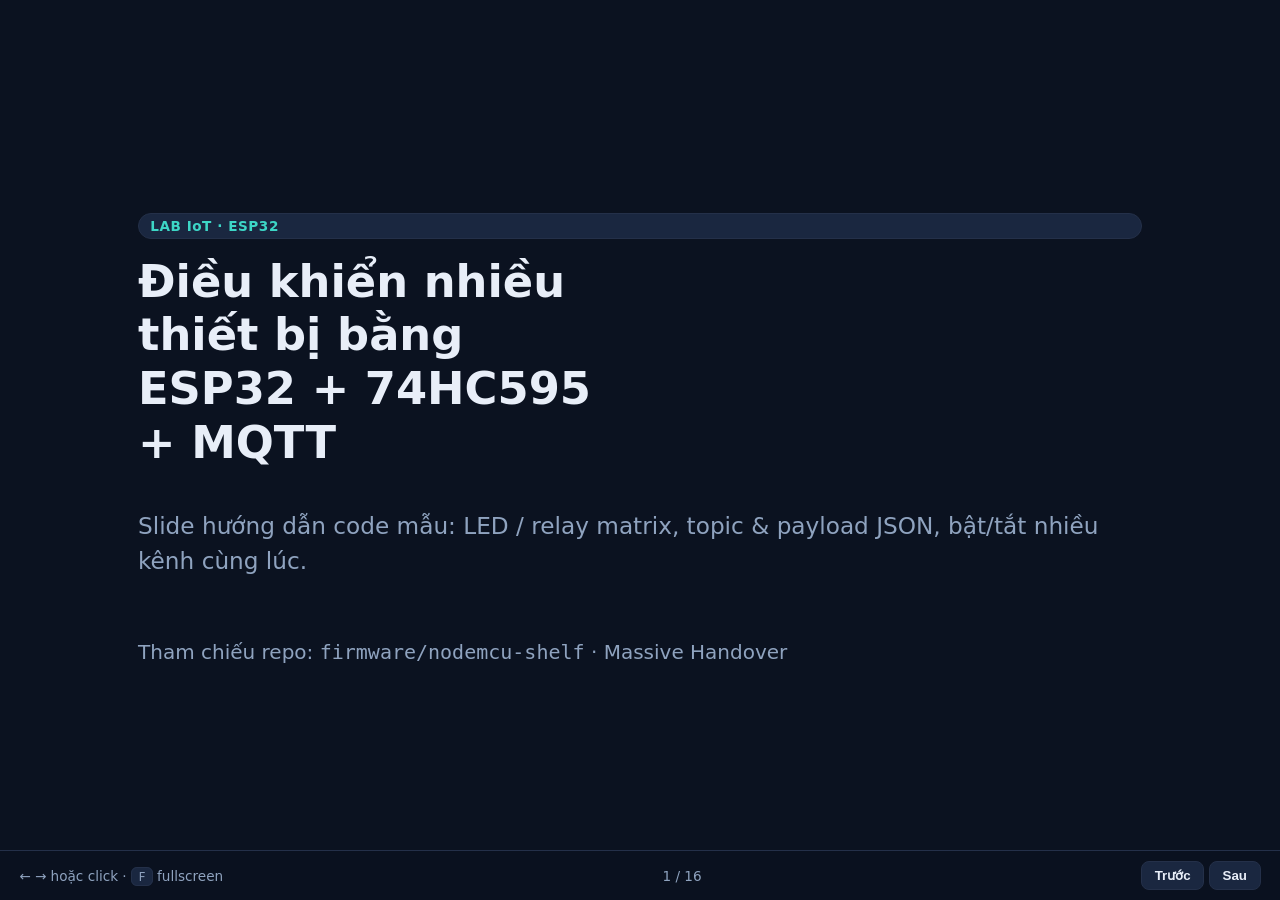
<file: esp32-74hc595-mqtt.html>
<!DOCTYPE html>
<html lang="vi">
<head>
  <meta charset="UTF-8" />
  <meta name="viewport" content="width=device-width, initial-scale=1" />
  <title>ESP32 + 74HC595 + MQTT — Hướng dẫn sinh viên</title>
  <style>
    :root {
      --bg: #0b1220;
      --card: #121a2b;
      --fg: #e8eef8;
      --muted: #8fa3bf;
      --accent: #3dd6c6;
      --accent2: #5b8cff;
      --warn: #ffb454;
      --code: #0a101c;
      --border: #243049;
    }
    * { box-sizing: border-box; }
    html, body {
      margin: 0; height: 100%;
      background: var(--bg); color: var(--fg);
      font-family: "Be Vietnam Pro", "Segoe UI", system-ui, sans-serif;
    }
    .deck { height: 100%; overflow: hidden; position: relative; }
    .slide {
      display: none; height: 100%; padding: clamp(1.5rem, 4vw, 3rem);
      flex-direction: column; justify-content: center; gap: 1rem;
      max-width: 1100px; margin: 0 auto;
    }
    .slide.active { display: flex; animation: in .25s ease; }
    @keyframes in { from { opacity: 0; transform: translateY(8px); } to { opacity: 1; transform: none; } }
    h1 { font-size: clamp(1.8rem, 4.5vw, 2.8rem); margin: 0; line-height: 1.2; }
    h2 { font-size: clamp(1.4rem, 3.2vw, 2rem); margin: 0; color: var(--accent); }
    h3 { margin: 0 0 .4rem; color: var(--accent2); font-size: 1.15rem; }
    p, li { font-size: clamp(1rem, 2vw, 1.25rem); line-height: 1.5; color: var(--fg); }
    .muted { color: var(--muted); }
    .tag {
      display: inline-block; padding: .25rem .7rem; border-radius: 999px;
      background: #1a2740; border: 1px solid var(--border); color: var(--accent);
      font-size: .85rem; font-weight: 700; letter-spacing: .04em;
    }
    .grid { display: grid; gap: 1rem; grid-template-columns: repeat(auto-fit, minmax(240px, 1fr)); }
    .card {
      background: var(--card); border: 1px solid var(--border);
      border-radius: 14px; padding: 1rem 1.15rem;
    }
    pre, code {
      font-family: ui-monospace, SFMono-Regular, Menlo, Consolas, monospace;
    }
    pre {
      background: var(--code); border: 1px solid var(--border);
      border-radius: 12px; padding: 1rem 1.1rem; overflow: auto;
      font-size: clamp(.78rem, 1.5vw, .95rem); line-height: 1.45;
      margin: 0;
    }
    .row { display: flex; gap: 1rem; flex-wrap: wrap; align-items: stretch; }
    .row > * { flex: 1 1 280px; }
    .footer {
      position: fixed; left: 0; right: 0; bottom: 0;
      display: flex; justify-content: space-between; align-items: center;
      padding: .6rem 1.2rem; background: rgba(11,18,32,.85);
      border-top: 1px solid var(--border); font-size: .85rem; color: var(--muted);
      backdrop-filter: blur(8px);
    }
    .footer button {
      background: #1a2740; color: var(--fg); border: 1px solid var(--border);
      border-radius: 8px; padding: .4rem .8rem; cursor: pointer; font-weight: 600;
    }
    .footer button:hover { border-color: var(--accent); color: var(--accent); }
    .hl { color: var(--accent); font-weight: 700; }
    .warn { color: var(--warn); }
    ul { margin: .3rem 0; padding-left: 1.2rem; }
    .title-slide { text-align: left; }
    .title-slide h1 { max-width: 16ch; }
    .big { font-size: clamp(1.1rem, 2.4vw, 1.45rem); }
    kbd {
      background: #1a2740; border: 1px solid var(--border); border-radius: 6px;
      padding: .1rem .4rem; font-size: .85em;
    }
    .wire { font-size: .95rem; }
    table { width: 100%; border-collapse: collapse; font-size: clamp(.9rem, 1.7vw, 1.1rem); }
    th, td { border: 1px solid var(--border); padding: .55rem .7rem; text-align: left; }
    th { background: #152036; color: var(--accent); }
    .diagram {
      font-family: ui-monospace, Menlo, monospace; white-space: pre;
      background: var(--code); border: 1px solid var(--border); border-radius: 12px;
      padding: 1rem; font-size: clamp(.65rem, 1.35vw, .88rem); line-height: 1.35; overflow: auto;
    }
    .pin-grid {
      display: grid; grid-template-columns: 1fr 1fr; gap: .55rem 1rem;
      font-size: clamp(.82rem, 1.55vw, 1rem);
    }
    .pin-grid .p {
      display: grid; grid-template-columns: 5.5rem 1fr; gap: .35rem;
      background: var(--card); border: 1px solid var(--border); border-radius: 10px;
      padding: .45rem .6rem; align-items: start;
    }
    .pin-grid .p b { color: var(--accent); font-family: ui-monospace, Menlo, monospace; font-size: .9em; }
    .pin-grid .p span { color: var(--muted); line-height: 1.35; }
    .note {
      background: #152036; border-left: 3px solid var(--accent);
      padding: .55rem .85rem; border-radius: 0 10px 10px 0; color: var(--muted);
      font-size: clamp(.85rem, 1.6vw, 1.05rem);
    }
    .slide.dense { justify-content: flex-start; padding-top: clamp(1.2rem, 3vw, 2rem); padding-bottom: 3.5rem; gap: .65rem; overflow: auto; }
    .slide.dense p, .slide.dense li { font-size: clamp(.9rem, 1.7vw, 1.1rem); }
    table.compact th, table.compact td { padding: .35rem .5rem; font-size: clamp(.8rem, 1.5vw, .95rem); }
    .legend span { margin-right: .85rem; white-space: nowrap; }
    .c-data { color: #5dffa8; } .c-clk { color: #ffe066; } .c-latch { color: #ff9f6b; }
    .c-gnd { color: #9aa8bc; } .c-vcc { color: #ff6b6b; } .c-chain { color: #7ab8ff; }
  </style>
</head>
<body>
<div class="deck" id="deck">

  <!-- 1 -->
  <section class="slide active title-slide">
    <span class="tag">LAB IoT · ESP32</span>
    <h1>Điều khiển nhiều thiết bị bằng ESP32 + 74HC595 + MQTT</h1>
    <p class="big muted">Slide hướng dẫn code mẫu: LED / relay matrix, topic &amp; payload JSON, bật/tắt nhiều kênh cùng lúc.</p>
    <p class="muted">Tham chiếu repo: <code>firmware/nodemcu-shelf</code> · Massive Handover</p>
  </section>

  <!-- 2 -->
  <section class="slide">
    <h2>Mục tiêu buổi học</h2>
    <div class="grid">
      <div class="card"><h3>1. Phần cứng</h3><p>Hiểu 74HC595, daisy-chain 2 chip → 16 kênh LED/relay từ <span class="hl">3 chân GPIO</span>.</p></div>
      <div class="card"><h3>2. MQTT</h3><p>Thiết kế <span class="hl">topic</span> và <span class="hl">payload JSON</span> để cloud/app điều khiển device.</p></div>
      <div class="card"><h3>3. Firmware</h3><p>Viết ESP32 subscribe MQTT → parse JSON → ghi shift register.</p></div>
      <div class="card"><h3>4. Thực hành</h3><p>Publish lệnh bật nhiều kênh cùng lúc (mask / danh sách index).</p></div>
    </div>
  </section>

  <!-- 3 -->
  <section class="slide">
    <h2>Kiến trúc IoT đơn giản</h2>
    <div class="diagram">┌─────────────┐     MQTT publish      ┌──────────────┐     Wi‑Fi      ┌─────────────┐
│  App / API  │ ───────────────────▶  │ MQTT Broker  │ ◀────────────▶ │   ESP32     │
│ (Python,    │   topic + JSON        │ emqx /       │   subscribe    │ + 74HC595   │
│  Node, …)   │                       │ mosquitto    │                │ LED / Relay │
└─────────────┘                       └──────────────┘                └─────────────┘</div>
    <ul>
      <li><span class="hl">Broker</span>: trung gian (lab: <code>broker.emqx.io</code> hoặc Mosquitto Docker).</li>
      <li><span class="hl">Topic</span>: “địa chỉ kênh” — ai subscribe topic đó sẽ nhận lệnh.</li>
      <li><span class="hl">Payload</span>: nội dung lệnh (thường JSON).</li>
    </ul>
  </section>

  <!-- 4 -->
  <section class="slide">
    <h2>Vì sao dùng 74HC595?</h2>
    <div class="row">
      <div class="card">
        <h3>Vấn đề</h3>
        <p>ESP32 có nhiều GPIO nhưng điều khiển 8–16 LED/relay trực tiếp tốn chân, dây rối, khó mở rộng.</p>
      </div>
      <div class="card">
        <h3>Giải pháp</h3>
        <p><span class="hl">Shift register</span> 74HC595: nạp tuần tự 8 bit qua 3 dây (Data, Clock, Latch), rồi song song ra Q0–Q7.</p>
      </div>
    </div>
    <ul>
      <li>1 chip = 8 đầu ra · Daisy-chain Q7S → DS chip sau = 16, 24, … kênh.</li>
      <li>LED demo lab · Relay module cho tải thật (đèn, quạt, khóa…) — <span class="warn">cần driver / opto, không nối AC trực tiếp vào 74HC595!</span></li>
    </ul>
  </section>

  <!-- 5 -->
  <section class="slide dense">
    <h2>74HC595 — chân DIP-16 (nhìn từ trên, notch phía trên)</h2>
    <div class="diagram">          ┌───────────⊙───────────┐
     Q1  1│                       │16  VCC     (+3V3 / +5V)
     Q2  2│                       │15  Q0
     Q3  3│       74HC595         │14  DS      (SER / Data)
     Q4  4│     Shift Register    │13  OE      (Output Enable, ACTIVE LOW)
     Q5  5│                       │12  STCP    (RCLK / Latch)
     Q6  6│                       │11  SHCP    (SRCLK / Clock)
     Q7  7│                       │10  SRCLR   (MR / Clear, ACTIVE LOW)
    GND  8│                       │ 9  Q7S     (serial out → chip sau)
          └───────────────────────┘</div>
    <p class="muted">Một số datasheet/board ghi <code>SER=DS</code>, <code>RCLK=STCP</code>, <code>SRCLK=SHCP</code>, <code>MR=/SRCLR</code> — cùng chức năng.</p>
  </section>

  <!-- 6 -->
  <section class="slide dense">
    <h2>Giải thích từng chân 74HC595</h2>
    <div class="pin-grid">
      <div class="p"><b>VCC</b><span>Nguồn logic chip. Lab ESP32: nối <span class="hl">3V3</span>. Module 5V: dùng 5V (mức tín hiệu ESP32 3.3V thường vẫn nhận được).</span></div>
      <div class="p"><b>GND</b><span>Mass chung với ESP32. <span class="warn">Bắt buộc chung GND</span> nếu không tín hiệu “lơ lửng”.</span></div>
      <div class="p"><b>DS</b><span><span class="c-data">Data / SER</span> — từng bit tuần tự từ MCU. Mỗi cạnh lên của SHCP, 1 bit vào thanh ghi dịch.</span></div>
      <div class="p"><b>SHCP</b><span><span class="c-clk">Clock dịch</span> (SRCLK) — xung clock đẩy bit vào shift register.</span></div>
      <div class="p"><b>STCP</b><span><span class="c-latch">Latch</span> (RCLK) — cạnh lên: copy 8 bit từ shift → thanh ghi lưu trữ → ra chân Q0–Q7.</span></div>
      <div class="p"><b>OE</b><span><span class="warn">Output Enable, active LOW</span>. OE=0 → Q0–Q7 hoạt động. OE=1 → ngõ ra Hi-Z (tắt). Lab: nối GND.</span></div>
      <div class="p"><b>SRCLR</b><span><span class="warn">Clear, active LOW</span>. =0 xóa shift register. Lab: nối VCC (không xóa).</span></div>
      <div class="p"><b>Q0–Q7</b><span>8 ngõ ra song song (LED anode / tín hiệu relay). Q0 = bit LSB sau khi latch (tùy thứ tự MSBFIRST).</span></div>
      <div class="p"><b>Q7S</b><span><span class="c-chain">Serial out</span> — bit tràn ra ngoài (sau 8 xung clock). Nối sang <b>DS</b> chip kế để daisy-chain.</span></div>
    </div>
  </section>

  <!-- 7 -->
  <section class="slide dense">
    <h2>Luồng dữ liệu trong 1 chip (logic)</h2>
    <div class="diagram">MCU ──DS──▶ [ Shift register 8-bit ] ──Q7S──▶ (sang chip sau)
                 ▲              │
              SHCP (clock)      │  cạnh lên STCP (latch)
                                ▼
                         [ Storage 8-bit ]
                                │
                    ┌───┬───┬───┼───┬───┬───┬───┐
                   Q0  Q1  Q2  Q3  Q4  Q5  Q6  Q7
                    │   │   │   │   │   │   │   │
                   LED LED …              (hoặc IN relay)</div>
    <ul>
      <li><span class="hl">shiftOut()</span> chỉ đẩy bit vào shift register — LED chưa đổi ngay.</li>
      <li>Khi <span class="hl">STCP HIGH</span> (latch), Q0–Q7 mới cập nhật đồng loạt → tránh nhấp nháy giữa chừng.</li>
      <li><span class="hl">OE=GND</span> luôn bật output; muốn “tắt hết nhanh” có thể kéo OE lên HIGH (không bắt buộc trong lab).</li>
    </ul>
  </section>

  <!-- 8 -->
  <section class="slide dense">
    <h2>Sơ đồ logic ghép chân — ESP32 ↔ 2×74HC595 ↔ LED</h2>
    <p class="legend muted">
      <span class="c-data">■ Data</span>
      <span class="c-clk">■ Clock</span>
      <span class="c-latch">■ Latch</span>
      <span class="c-chain">■ Daisy-chain</span>
      <span class="c-vcc">■ 3V3</span>
      <span class="c-gnd">■ GND</span>
    </p>
    <div class="diagram">                 ESP32 DevKit
            ┌──────────────────┐
            │ GPIO14 (DS)  ────┼──<span class="c-data">──DS──</span>┐
            │ GPIO12 (CLK) ────┼──<span class="c-clk">──SHCP─┼──────────────┐</span>
            │ GPIO13 (LAT) ────┼──<span class="c-latch">──STCP─┼──────────────┼──┐</span>
            │ 3V3          ────┼──<span class="c-vcc">──VCC──┼── + SRCLR────┼──┼──▶ chip2 VCC/SRCLR</span>
            │ GND          ────┼──<span class="c-gnd">──GND──┼── + OE───────┼──┼──▶ chip2 GND/OE</span>
            └──────────────────┘         │              │  │
                                   ┌─────▼─────┐   ┌────▼──▼────┐
                                   │  74HC595  │   │  74HC595   │
                                   │   SR1     │   │   SR2      │
                                   │ Q7S ──<span class="c-chain">DS</span>──┼──▶│            │
                                   │ Q0…Q7     │   │ Q0…Q7      │
                                   └─┬┬┬┬┬┬┬┬──┘   └─┬┬┬┬┬┬┬┬───┘
                                     ││││││││         ││││││││
                                   LED0…LED7       LED8…LED15
                                   (hàng 1)        (hàng 2)
                                     cathode ──── chung GND (qua điện trở ~220Ω khuyến nghị)</div>
  </section>

  <!-- 9 -->
  <section class="slide dense">
    <h2>Bảng nối chân lab (đúng diagram.json / Wokwi)</h2>
    <table class="compact">
      <thead>
        <tr><th>Nguồn</th><th>Đích</th><th>Ghi chú</th></tr>
      </thead>
      <tbody>
        <tr><td>ESP32 GPIO <b>14</b></td><td>SR1 <b>DS</b></td><td class="c-data">Data vào chip đầu</td></tr>
        <tr><td>ESP32 GPIO <b>12</b></td><td>SR1 <b>SHCP</b> + SR2 <b>SHCP</b></td><td class="c-clk">Clock chung 2 chip</td></tr>
        <tr><td>ESP32 GPIO <b>13</b></td><td>SR1 <b>STCP</b> + SR2 <b>STCP</b></td><td class="c-latch">Latch chung 2 chip</td></tr>
        <tr><td>SR1 <b>Q7S</b></td><td>SR2 <b>DS</b></td><td class="c-chain">Daisy-chain (bắt buộc cho 16 LED)</td></tr>
        <tr><td>ESP32 <b>3V3</b></td><td>SR1/SR2 <b>VCC</b>, <b>SRCLR</b></td><td class="c-vcc">Nguồn + không clear</td></tr>
        <tr><td>ESP32 <b>GND</b></td><td>SR1/SR2 <b>GND</b>, <b>OE</b></td><td class="c-gnd">Mass + luôn enable output</td></tr>
        <tr><td>SR1 <b>Q0…Q7</b></td><td>LED0…LED7 <b>A</b> (anode)</td><td>bit 0…7 của mask</td></tr>
        <tr><td>SR2 <b>Q0…Q7</b></td><td>LED8…LED15 <b>A</b></td><td>bit 8…15 của mask</td></tr>
        <tr><td>LED0…15 <b>C</b> (cathode)</td><td>GND (qua R ~220Ω)</td><td>Wokwi có thể bỏ R; kit thật nên có R</td></tr>
      </tbody>
    </table>
  </section>

  <!-- 10 -->
  <section class="slide dense">
    <h2>Ma trận / hàng LED — mapping kênh</h2>
    <div class="diagram">Mask 16-bit (sau 2 lần shiftOut MSBFIRST trong code mẫu):

  bit15 bit14 … bit8 │ bit7  bit6 … bit0
  ────────────────────┼─────────────────
   SR2:Q7 … SR2:Q0    │  SR1:Q7 … SR1:Q0
   LED15  … LED8      │  LED7   … LED0

Ví dụ kiosk kho:
  A-01 → ledIndex 0  → bit0  → SR1 Q0
  A-08 → ledIndex 7  → bit7  → SR1 Q7   ← LED hàng 1, cuối cùng
  A-09 → ledIndex 8  → bit8  → SR2 Q0
  A-16 → ledIndex 15 → bit15 → SR2 Q7

Bật nhiều kênh: mask = (1&lt;&lt;0)|(1&lt;&lt;3)|(1&lt;&lt;7)  hoặc action "set" / "setMany"</div>
    <p class="muted">Đây là “hàng LED song song” (mỗi Q một LED), không phải quét hàng-cột LED matrix 8×8. Cùng nguyên lý 74HC595; matrix quét cần thêm transistor hàng + timer.</p>
  </section>

  <!-- 11 -->
  <section class="slide dense">
    <h2>Đặc tính điện — ESP32 DevKit (Tổng công suất)</h2>
    <table class="compact">
      <thead><tr><th>Thông số</th><th>Giá trị điển hình</th><th>Ý nghĩa lab</th></tr></thead>
      <tbody>
        <tr><td>Logic GPIO / chip 74HC595</td><td><b>3.3 V</b></td><td>Nối VCC 74HC595 từ chân <b>3V3</b> board (không lấy 5V cho logic nếu LED chạy 3.3V)</td></tr>
        <tr><td>LDO 3V3 trên DevKit</td><td>~<b>500 mA – 1 A</b> (tùy board)</td><td>Chia cho MCU + Wi‑Fi + ngoại vi. <span class="warn">Không dùng hết catalogue!</span></td></tr>
        <tr><td>ESP32 idle (Wi‑Fi on)</td><td>~<b>80 – 160 mA</b></td><td>TX Wi‑Fi / MQTT có thể spike ~240–300 mA+</td></tr>
        <tr><td>Tổng công suất cho LED/74HC595</td><td>thực tế ~<b>150 – 250 mA</b></td><td>An toàn: giữ tổng ngoại vi &lt; <b>200 mA</b> khi vẫn dùng Wi‑Fi</td></tr>
        <tr><td>Chân GPIO ESP32</td><td>max ~<b>40 mA</b>/chân · khuyến nghị &lt; <b>20 mA</b></td><td>Chỉ kéo DS/SHCP/STCP (µA–vài mA) — <span class="hl">không</span> lấy dòng LED qua GPIO</td></tr>
      </tbody>
    </table>
    <p class="muted">Sụp nguồn / reset lung tung thường do: USB yếu + Wi‑Fi TX + quá nhiều LED sáng cùng lúc trên rail 3V3.</p>
  </section>

  <!-- 12 -->
  <section class="slide dense">
    <h2>Đặc tính điện — 74HC595</h2>
    <table class="compact">
      <thead><tr><th>Thông số</th><th>Datasheet (HC)</th><th>Khuyến nghị lab</th></tr></thead>
      <tbody>
        <tr><td>VCC</td><td>2.0 – 6.0 V</td><td><b>3.3 V</b> (cùng ESP32) hoặc 5 V nếu module thiết kế 5V</td></tr>
        <tr><td>Dòng tĩnh chip (không tải Q)</td><td>~µA – vài mA</td><td>Daisy-chain nhiều chip: logic gần như không tốn thêm đáng kể</td></tr>
        <tr><td>I<sub>O</sub> mỗi chân Qx</td><td>Abs max ~±35 mA</td><td>LED: giữ <b>5 – 10 mA</b>/chân (có điện trở)</td></tr>
        <tr><td>Tổng dòng mọi Q + VCC (1 package)</td><td>Abs max ~<b>70 mA</b></td><td>1 chip: tối đa ~<b>8 LED × 8 mA ≈ 64 mA</b> — sát trần, nên ≤ 6–7 mA/LED</td></tr>
        <tr><td>Mức logic vào (DS, CLK…)</td><td>V<sub>IH</sub> ≈ 0.7×VCC</td><td>VCC=3.3V → ESP32 3.3V OK. VCC=5V: thường vẫn nhận 3.3V nhưng biên kém hơn</td></tr>
      </tbody>
    </table>
    <p><span class="warn">Giới hạn “sụp” không phải số chip 74HC595, mà tổng dòng LED/relay lấy từ rail 3V3 (hoặc từ chính chân Q).</span></p>
    <div class="diagram">Hình: vì sao “nối sai / quá tải” làm sụp nguồn 3V3?

  USB 5V ──▶ LDO trên DevKit ──▶ đường 3V3 (rail 3V3)
                                   │
              ┌────────────────────┼────────────────────┐
              ▼                    ▼                    ▼
           ESP32+Wi‑Fi      VCC chip 74HC595      (nếu sai) LED/relay
           ~100–300 mA      (chip gần như        lấy dòng LỚN từ
                             không tốn)           3V3 hoặc từ chân Q
                                   │
                    Q0 Q1 … Q7 ────┴──▶ LED (qua R?) / cuộn relay?

  ┌─ ĐÚNG (ổn) ─────────────────────────────────────────────────┐
  │  3V3 ──▶ VCC 74HC595                                        │
  │  Qx  ──▶ anode LED ──▶ điện trở 220Ω ──▶ GND                │
  │  Dòng mỗi LED ~5 mA · 8 LED ~40 mA  &lt; 70 mA (giới hạn chip) │
  └─────────────────────────────────────────────────────────────┘

  ┌─ SAI → SỤP / NÓNG / RESET ──────────────────────────────────┐
  │  (1) LED không điện trở: Qx ──▶ LED ──▶ GND                 │
  │      → mỗi chân Q kéo hàng chục mA → vượt 70 mA/chip        │
  │  (2) Bật hết nhiều LED trên cùng rail 3V3 + Wi‑Fi TX        │
  │      → tổng &gt; khả năng LDO → điện áp 3V3 tụt → ESP32 reset  │
  │  (3) Qx ──▶ trực tiếp cuộn relay (~50–80 mA/cuộn)           │
  │      → cháy chân Q / sụp 3V3 (relay phải dùng module + 5V)  │
  └─────────────────────────────────────────────────────────────┘

  Nhớ: thêm chip 74HC595 (daisy-chain) gần như không tăng dòng logic;
        thêm LED/relay sáng cùng lúc mới làm sụp nguồn.</div>
  </section>

  <!-- 13 -->
  <section class="slide dense">
    <h2>Tính dòng LED + điện trở</h2>
    <div class="diagram">Công thức:  I ≈ (VCC − Vf_LED) / R

Ví dụ LED xanh lá, Vf ≈ 2.0 – 2.2 V, VCC = 3.3 V, R = 220 Ω:
  I ≈ (3.3 − 2.1) / 220 ≈ 5.5 mA   ← an toàn cho 74HC595

R = 100 Ω → I ≈ 12 mA  (sáng hơn, nhưng 8 LED ≈ 96 mA > 70 mA package → nóng/hỏng 74HC595!)
R = 470 Ω → I ≈ 2.5 mA (đủ nhìn trong nhà, tiết kiệm nguồn)

Tổng 1 chip (8 LED cùng sáng):   I_chip ≈ 8 × I_LED
Tổng 2 chip (16 LED cùng sáng):  I_leds ≈ 16 × I_LED  (+ dòng MCU/Wi‑Fi)</div>
    <div class="grid">
      <div class="card"><h3>Lab demo (khuyến nghị)</h3><p>R = <b>220–330 Ω</b> · I ≈ 4–6 mA/LED · 16 LED full-on ≈ <b>65–95 mA</b> + Wi‑Fi → vẫn ổn trên USB tốt.</p></div>
      <div class="card"><h3>Không khuyến nghị</h3><p>LED không điện trở / R &lt; 100 Ω · bật hết 16 LED → dễ sụt 3V3, ESP32 reset khi publish MQTT.</p></div>
    </div>
  </section>

  <!-- 14 -->
  <section class="slide dense">
    <h2>ESP32 gắn được bao nhiêu 74HC595?</h2>
    <p class="big">Về <span class="hl">tín hiệu</span>: daisy-chain gần như không giới hạn (8, 16, 24… kênh) — DS/SHCP/STCP chỉ 3 chân.</p>
    <p class="big">Về <span class="hl">nguồn</span>: giới hạn bởi tổng dòng tải trên Q, không phải “số chip”.</p>
    <table class="compact">
      <thead><tr><th>Cấu hình</th><th>Ước lượng dòng LED (R=220Ω, ~5.5mA)</th><th>Lấy 3V3 từ DevKit?</th></tr></thead>
      <tbody>
        <tr><td><b>1×74HC595</b> · 8 LED</td><td>~44 mA</td><td><span class="hl">OK</span> thoải mái</td></tr>
        <tr><td><b>2×74HC595</b> · 16 LED (lab này)</td><td>~88 mA</td><td><span class="hl">OK</span> nếu USB ≥500 mA, có R</td></tr>
        <tr><td><b>3×74HC595</b> · 24 LED full-on</td><td>~132 mA</td><td>Cận biên khi Wi‑Fi TX — nên giảm I hoặc không bật hết</td></tr>
        <tr><td><b>4×74HC595</b> · 32 LED full-on</td><td>~176 mA</td><td><span class="warn">Rủi ro sụp 3V3</span> — tách nguồn LED hoặc R lớn hơn / không full-on</td></tr>
        <tr><td>≥4 chip + Wi‑Fi ổn định</td><td>—</td><td>Nguồn LED/relay <span class="hl">riêng 5V/3V3</span>, chung GND với ESP32</td></tr>
      </tbody>
    </table>
    <p class="muted">Quy tắc nhanh: <code>I_budget ≈ 200 mA − I_wifi</code> · <code>N_LED_max ≈ I_budget / I_LED</code> · <code>N_74HC595 ≈ ceil(N_LED / 8)</code>.</p>
  </section>

  <!-- 15 -->
  <section class="slide dense">
    <h2>Relay — không nối trực tiếp vào chân Q!</h2>
    <table class="compact">
      <thead><tr><th>Thành phần</th><th>Điện áp / dòng</th><th>Ghi chú</th></tr></thead>
      <tbody>
        <tr><td>Cuộn relay 5 V thường</td><td>~5 V · <b>50 – 80 mA</b>/cuộn</td><td>1 relay đã gần = tổng budget 1 package 74HC595</td></tr>
        <tr><td>Cuộn relay 12 V</td><td>12 V · ~30–40 mA+</td><td>Cần nguồn 12 V riêng + driver</td></tr>
        <tr><td>Ngõ ra 74HC595</td><td>Logic · mA nhỏ</td><td><span class="warn">Không đủ / không an toàn</span> kéo cuộn trực tiếp</td></tr>
        <tr><td>Module relay 1–8 kênh</td><td>Opto + transistor sẵn</td><td>IN logic từ Qx (hoặc GPIO); <b>JD-VCC</b> nguồn cuộn tách</td></tr>
      </tbody>
    </table>
    <div class="diagram">Đúng:
  Qx (74HC595) ──▶ IN module relay (optocoupler) ──▶ transistor ──▶ cuộn
  Nguồn cuộn: 5V/USB hub / adaptor riêng  ·  GND chung với ESP32

Sai:
  Qx ──▶ trực tiếp cuộn relay  →  cháy 74HC595 / sụp 3V3 / ESP32 reset</div>
    <p>Nhiều relay cùng lúc: tính <code>N × I_cuộn</code> trên nguồn <span class="hl">JD-VCC / 5V riêng</span>, không cộng vào LDO 3V3 ESP32.</p>
  </section>

  <!-- 16 -->
  <section class="slide dense">
    <h2>Checklist chống sụp nguồn</h2>
    <div class="grid">
      <div class="card"><h3>1. USB / adapter</h3><p>Cáp ngắn, cổng ≥ <b>1 A</b>. Tránh hub không nguồn khi demo Wi‑Fi + nhiều LED.</p></div>
      <div class="card"><h3>2. Điện trở LED</h3><p>Luôn có R · ưu tiên 220–470 Ω. Đừng full-on 16 LED không R.</p></div>
      <div class="card"><h3>3. Tách nguồn tải</h3><p>≥3 chip LED sáng mạnh hoặc mọi relay: nguồn riêng, <span class="hl">chung GND</span>.</p></div>
      <div class="card"><h3>4. Tụ / dây</h3><p>VCC–GND gần 74HC595: tụ 100 nF. Dây nguồn ngắn, đủ dày.</p></div>
      <div class="card"><h3>5. Phần mềm</h3><p>Không bật hết kênh nếu không cần · <code>clear</code> khi xong · tránh spike MQTT+full LED.</p></div>
      <div class="card"><h3>6. Công thức nhớ</h3><p><b>Số 74HC595 ≈ không giới hạn tín hiệu</b>; <b>dòng LED/relay mới giới hạn</b>.</p></div>
    </div>
  </section>

  <!-- 17 -->
  <section class="slide dense">
    <h2>Lỗi nối chân thường gặp</h2>
    <div class="grid">
      <div class="card"><h3>OE quên kéo GND</h3><p>OE nổi / kéo HIGH → Q0–Q7 Hi-Z → LED không sáng dù code đúng.</p></div>
      <div class="card"><h3>SRCLR nối GND</h3><p>Clear luôn active → thanh ghi bị xóa liên tục → không giữ trạng thái.</p></div>
      <div class="card"><h3>Thiếu Q7S→DS</h3><p>Chip 2 không nhận data → LED8–15 tắt; chỉ còn 8 LED đầu.</p></div>
      <div class="card"><h3>Clock/Latch không song song</h3><p>SHCP/STCP phải chung cả 2 chip — nếu chỉ nối 1 chip, daisy-chain lệch pha.</p></div>
      <div class="card"><h3>LED ngược cực</h3><p>Anode phải về Qx, cathode về GND (+R). Nối ngược → không sáng.</p></div>
      <div class="card"><h3>Không chung GND</h3><p>ESP32 và 74HC595 khác mass → mức logic sai, chip nóng / hành vi lạ.</p></div>
    </div>
  </section>

  <!-- CODE MAP -->
  <section class="slide dense">
    <h2>Firmware — tách từng phần (bản đồ hàm)</h2>
    <div class="diagram">main.cpp chia nhỏ theo việc:

  ① config.h          → khai báo Wi‑Fi, MQTT_HOST, chân GPIO
  ② writeShift/setLed → điều khiển chip 74HC595 / LED
  ③ connectWifi()     → nối mạng Wi‑Fi
  ④ connectMqtt()     → đăng ký broker + subscribe topic lệnh
  ⑤ setup()           → khởi tạo chân, Serial, gắn callback, gọi ③④
  ⑥ loop()            → giữ MQTT sống + nhấp nháy LED nếu cần
  ⑦ handleMqtt()      → mỗi tin MQTT tới → đọc JSON → gọi ②

Luồng chạy:
  bật nguồn → setup() → loop() lặp mãi
                │              │
                │              └─ mqtt.loop() → nếu có tin → handleMqtt()
                └─ connectWifi + connectMqtt (đăng ký broker)</div>
    <p class="note">File mẫu: <code>firmware/nodemcu-shelf/src/main.cpp</code> · Slide sau giải thích <b>từng hàm một</b>.</p>
  </section>

  <section class="slide dense">
    <h2>① config.h — cấu hình (chưa phải logic)</h2>
    <pre>// include/config.h
#define WIFI_SSID     "Wokwi-GUEST"      // tên Wi‑Fi (lab Wokwi)
#define WIFI_PASSWORD ""                 // mật khẩu (Wokwi để trống)
#define MQTT_HOST     "broker.emqx.io"   // địa chỉ máy chủ MQTT (broker)
#define MQTT_PORT     1883               // cổng MQTT thường dùng
#define DEVICE_ID     "node-A"           // tên thiết bị → tạo topic

#define PIN_SER   14   // GPIO14 = Data  → chân DS chip 74HC595
#define PIN_SRCLK 12   // GPIO12 = Clock → chân SHCP
#define PIN_RCLK  13   // GPIO13 = Latch → chân STCP</pre>
    <p><span class="hl">Broker</span> = máy chủ trung gian MQTT. Lab: <code>broker.emqx.io</code>. Board thật trong LAN: IP máy chạy Mosquitto.</p>
  </section>

  <section class="slide dense">
    <h2>② Ghi LED — writeShift / setLed / clearAll</h2>
    <pre>uint16_t ledMask = 0;  // 16 bit = 16 kênh LED (bit0=LED0 … bit15=LED15)

void writeShift(uint16_t mask) {
  digitalWrite(PIN_RCLK, LOW);              // hạ Latch trước khi đẩy bit
  shiftOut(PIN_SER, PIN_SRCLK, MSBFIRST, (mask >> 8) & 0xFF); // byte → chip 2
  shiftOut(PIN_SER, PIN_SRCLK, MSBFIRST,  mask       & 0xFF); // byte → chip 1
  digitalWrite(PIN_RCLK, HIGH);             // STCP HIGH = chốt ra Q0–Q7
}

void setLed(uint8_t index, bool on) {       // bật/tắt 1 kênh
  if (on) ledMask |=  (1u &lt;&lt; index);
  else    ledMask &= ~(1u &lt;&lt; index);
  writeShift(ledMask);
}

void clearAll() { ledMask = 0; writeShift(ledMask); }  // tắt hết</pre>
    <p class="muted"><code>shiftOut</code> = đẩy bit tuần tự · <code>PIN_RCLK</code> = chân Latch (STCP).</p>
  </section>

  <section class="slide dense">
    <h2>③ connectWifi() — nối Wi‑Fi</h2>
    <pre>void connectWifi() {
  WiFi.mode(WIFI_STA);                      // chế độ Station (client)
  WiFi.begin(WIFI_SSID, WIFI_PASSWORD);     // bắt đầu kết nối
  unsigned long start = millis();
  while (WiFi.status() != WL_CONNECTED      // chờ đến khi có IP
         &amp;&amp; millis() - start &lt; 20000) {
    delay(250);
  }
}
// setup() sẽ in: Serial.printf("WiFi %s\n", … "ok" hoặc "fail");</pre>
    <ul>
      <li>MQTT chạy trên TCP/IP → <span class="hl">phải có Wi‑Fi trước</span> mới đăng ký broker được.</li>
      <li>Wokwi: SSID <code>Wokwi-GUEST</code>, không mật khẩu.</li>
    </ul>
  </section>

  <section class="slide dense">
    <h2>④ connectMqtt() — đăng ký MQTT broker (chi tiết)</h2>
    <pre>void connectMqtt() {
  // 1) Tên client duy nhất trên broker (tránh trùng)
  String clientId = String("shelf-") + DEVICE_ID + "-" + String(chipId, HEX);

  while (!mqtt.connected()) {
    // 2) ĐĂNG KÝ / kết nối tới broker (MQTT_HOST:MQTT_PORT)
    if (mqtt.connect(clientId.c_str())) {

      // 3) SUBSCRIBE = đăng ký NHẬN lệnh trên topic
      String topic = "warehouse/" + DEVICE_ID + "/light";
      mqtt.subscribe(topic.c_str(), 1);   // QoS 1

      // 4) PUBLISH status = báo “tôi online” (tuỳ chọn nhưng hữu ích)
      mqtt.publish("warehouse/node-A/status", "{\"online\":true}");

      Serial.printf("MQTT ok → %s\n", topic.c_str());
    } else {
      Serial.printf("MQTT fail rc=%d\n", mqtt.state());
      delay(2000);   // thử lại
    }
  }
}</pre>
    <p class="note"><b>connect</b> = vào phòng chat broker · <b>subscribe</b> = đăng ký nghe topic · <b>publish</b> = gửi tin đi.</p>
  </section>

  <section class="slide">
    <h2>④ Topic sau khi đăng ký</h2>
    <pre>DEVICE_ID = "node-A"

Subscribe (nhận lệnh điều khiển LED):
  warehouse/node-A/light

Publish (báo trạng thái thiết bị):
  warehouse/node-A/status   ← {"online":true}

App / MQTTX phải publish ĐÚNG topic light → ESP32 mới nhận.</pre>
    <div class="grid">
      <div class="card"><h3>Tốt</h3><ul><li><code>warehouse/{id}/light</code></li><li>Mỗi nhóm 1 <code>DEVICE_ID</code></li></ul></div>
      <div class="card"><h3>Tránh</h3><ul><li>Topic quá chung: <code>led</code></li><li>Gõ sai tên (node-A vs nodeA)</li></ul></div>
    </div>
  </section>

  <section class="slide dense">
    <h2>⑤ setup() — gắn callback + gọi đăng ký</h2>
    <pre>void setup() {
  pinMode(PIN_SER, OUTPUT);     // 3 chân tới chip 74HC595
  pinMode(PIN_SRCLK, OUTPUT);
  pinMode(PIN_RCLK, OUTPUT);
  clearAll();                   // LED tắt lúc mới boot

  Serial.begin(115200);         // in log ra Serial Monitor
  connectWifi();                // ③

  mqtt.setServer(MQTT_HOST, MQTT_PORT);  // chỉ định broker
  mqtt.setBufferSize(512);               // đủ chỗ chứa JSON
  mqtt.setCallback(handleMqtt);          // khi có tin → gọi ⑦
  connectMqtt();                         // ④ đăng ký + subscribe
}</pre>
    <p><span class="hl">setCallback(handleMqtt)</span> = “khi broker đẩy tin về, chạy hàm handleMqtt”.</p>
  </section>

  <section class="slide dense">
    <h2>⑥ loop() — giữ kết nối + nhận tin</h2>
    <pre>void loop() {
  if (!mqtt.connected()) connectMqtt();  // mất mạng → đăng ký lại
  mqtt.loop();   // BẮT BUỘC: đọc tin từ broker → gọi handleMqtt

  // (tuỳ chọn) logic nhấp nháy LED theo thời gian
  if (blinking) { … setLed bật/tắt theo chu kỳ … }
}</pre>
    <ul>
      <li>Quên <code>mqtt.loop()</code> → <span class="warn">không bao giờ vào handleMqtt</span> (LED không đổi).</li>
      <li>Serial lab: thấy <code>MQTT in […]: {…json…}</code> là tin đã tới chip.</li>
    </ul>
  </section>

  <section class="slide">
    <h2>Payload JSON — 1 kênh</h2>
    <pre>{"action":"on",    "ledIndex":7}
{"action":"off",   "ledIndex":7}
{"action":"blink", "ledIndex":7, "durationMs":5000, "blinkHz":2}
{"action":"clear"}</pre>
    <p class="muted">App/MQTTX <b>publish</b> chuỗi JSON lên <code>warehouse/node-A/light</code>.</p>
  </section>

  <section class="slide">
    <h2>Payload — nhiều kênh cùng lúc</h2>
    <div class="row">
      <div>
        <h3>set — bitmask</h3>
        <pre>{"action":"set","mask":255}
// 255 = 8 LED đầu ON</pre>
      </div>
      <div>
        <h3>setMany — danh sách</h3>
        <pre>{"action":"setMany",
 "channels":[0,3,7,12],
 "state":true}

{"action":"clear"}  // tắt hết</pre>
      </div>
    </div>
  </section>

  <section class="slide dense">
    <h2>⑦ handleMqtt() — bước 1: nhận &amp; đọc JSON</h2>
    <pre>void handleMqtt(char* topic, byte* payload, unsigned int length) {
  // A) In raw ra Serial (debug lab)
  Serial.write(payload, length);

  // B) Đổi chuỗi JSON → object
  JsonDocument doc;
  if (deserializeJson(doc, payload, length)) {
    Serial.println("JSON err");
    return;   // sai JSON → bỏ qua, không đụng LED
  }

  // C) Lấy field dùng chung
  const char* action = doc["action"] | "";
  int ledIndex = doc["ledIndex"] | -1;
  // … rồi rẽ nhánh theo action (slide sau)
}</pre>
    <p class="note">Chưa điều khiển LED ở bước này — chỉ <b>nhận tin</b> và <b>parse</b>.</p>
  </section>

  <section class="slide dense">
    <h2>⑦ handleMqtt() — bước 2: rẽ nhánh theo action</h2>
    <pre>if      (action == "on")      setLed(ledIndex, true);
else if (action == "off")     setLed(ledIndex, false);
else if (action == "blink")   startBlink(ledIndex, durationMs, hz);
else if (action == "clear")   clearAll();
else if (action == "set") {
  ledMask = doc["mask"];
  writeShift(ledMask);          // 1 lần ghi cả bảng
}
else if (action == "setMany") {
  bool state = doc["state"] | true;
  for (int idx : doc["channels"].as&lt;JsonArray&gt;())
    setLed(idx, state);         // bật/tắt từng kênh trong list
}</pre>
    <p>Mỗi <code>action</code> = một việc rõ ràng → sinh viên dễ thêm lệnh mới (ví dụ <code>toggle</code>).</p>
  </section>

  <!-- 12 -->
  <section class="slide">
    <h2>Publish từ máy tính (test)</h2>
    <pre># Mosquitto CLI
mosquitto_pub -h broker.emqx.io -t warehouse/node-A/light -m \
  '{"action":"set","mask":255}'

# Bật kênh 0,1,2,3 (4 LED đầu)
mosquitto_pub -h broker.emqx.io -t warehouse/node-A/light -m \
  '{"action":"setMany","channels":[0,1,2,3],"state":true}'

# Python (paho-mqtt)
client.publish(
  "warehouse/node-A/light",
  json.dumps({"action": "blink", "ledIndex": 7, "durationMs": 5000}),
  qos=1
)</pre>
    <p class="muted">Hoặc dùng MQTTX / app Massive Handover (<code>POST /api/shelves/blink</code>).</p>
  </section>

  <!-- 13 -->
  <section class="slide">
    <h2>PlatformIO + Wokwi (lab không cần kit)</h2>
    <ol>
      <li>Mở folder <code>firmware/nodemcu-shelf</code></li>
      <li><code>pio run</code> → ra <code>firmware.bin</code></li>
      <li>Extension <span class="hl">Wokwi</span> → Start Simulator (board ESP32 + 2×74HC595 + 16 LED)</li>
      <li>Wi‑Fi sim: <code>Wokwi-GUEST</code> · MQTT: <code>broker.emqx.io</code></li>
      <li>Publish lệnh từ MQTTX → nhìn LED nháy trên diagram</li>
    </ol>
    <p class="warn">Lưu ý: Wokwi hiện không mô phỏng ESP8266 tốt — dùng ESP32 DevKit.</p>
  </section>

  <!-- 14 -->
  <section class="slide">
    <h2>Checklist an toàn (relay)</h2>
    <div class="grid">
      <div class="card"><h3>Logic thấp</h3><p>74HC595 / ESP32 chỉ 3.3V logic. Relay module thường cần transistor + diode flyback.</p></div>
      <div class="card"><h3>Tải AC</h3><p>Dùng module relay cách ly, vỏ kín, không chạm cực AC khi thí nghiệm.</p></div>
      <div class="card"><h3>Chung GND</h3><p>ESP32, 74HC595, module relay phải chung mass (GND).</p></div>
      <div class="card"><h3>Công suất</h3><p>Không lấy nguồn relay từ chân 3V3 ESP32 nếu nhiều kênh — dùng nguồn 5V riêng.</p></div>
    </div>
  </section>

  <!-- 15 -->
  <section class="slide">
    <h2>Bài tập sinh viên</h2>
    <ol>
      <li><span class="hl">Bắt buộc:</span> Subscribe topic nhóm mình, bật/tắt LED theo <code>on</code>/<code>off</code>/<code>clear</code>.</li>
      <li><span class="hl">Nâng cao:</span> Thêm action <code>set</code> (mask) và <code>setMany</code> — demo bật 4 relay cùng lúc bằng 1 payload.</li>
      <li><span class="hl">Ứng dụng:</span> Viết script Python/Node publish theo lịch (ví dụ sáng bật 0–3, tối clear).</li>
      <li><span class="hl">Mở rộng:</span> Thêm topic <code>.../status</code> báo lại mask hiện tại mỗi khi đổi.</li>
    </ol>
  </section>

  <!-- 16 -->
  <section class="slide">
    <h2>Tóm tắt 1 trang</h2>
    <div class="grid">
      <div class="card"><h3>Phần cứng</h3><p>ESP32 · 3 GPIO · 1–2×74HC595 · LED hoặc relay driver</p></div>
      <div class="card"><h3>Topic</h3><p><code>warehouse/{id}/light</code> (cmd) · <code>.../status</code> (telemetry)</p></div>
      <div class="card"><h3>Payload</h3><p>JSON: <code>action</code> + <code>ledIndex</code> hoặc <code>mask</code> / <code>channels[]</code></p></div>
      <div class="card"><h3>Nhiều thiết bị</h3><p>1 message → 1 bitmask 16-bit → <code>writeShift</code> một lần</p></div>
    </div>
    <p class="muted" style="margin-top:1rem">Code mẫu đầy đủ: <code>firmware/nodemcu-shelf/</code> · Slide này: <code>docs/slides/esp32-74hc595-mqtt.html</code></p>
  </section>

</div>

<div class="footer">
  <span>← → hoặc click · <kbd>F</kbd> fullscreen</span>
  <span id="counter">1 / 16</span>
  <span>
    <button type="button" id="prev">Trước</button>
    <button type="button" id="next">Sau</button>
  </span>
</div>

<script>
  const slides = [...document.querySelectorAll('.slide')];
  let i = 0;
  const counter = document.getElementById('counter');
  function show(n) {
    i = (n + slides.length) % slides.length;
    slides.forEach((s, k) => s.classList.toggle('active', k === i));
    counter.textContent = `${i + 1} / ${slides.length}`;
  }
  document.getElementById('prev').onclick = () => show(i - 1);
  document.getElementById('next').onclick = () => show(i + 1);
  window.addEventListener('keydown', (e) => {
    if (e.key === 'ArrowRight' || e.key === ' ' || e.key === 'PageDown') { e.preventDefault(); show(i + 1); }
    if (e.key === 'ArrowLeft' || e.key === 'PageUp') { e.preventDefault(); show(i - 1); }
    if (e.key === 'f' || e.key === 'F') document.documentElement.requestFullscreen?.();
  });
</script>
</body>
</html>
</file>
